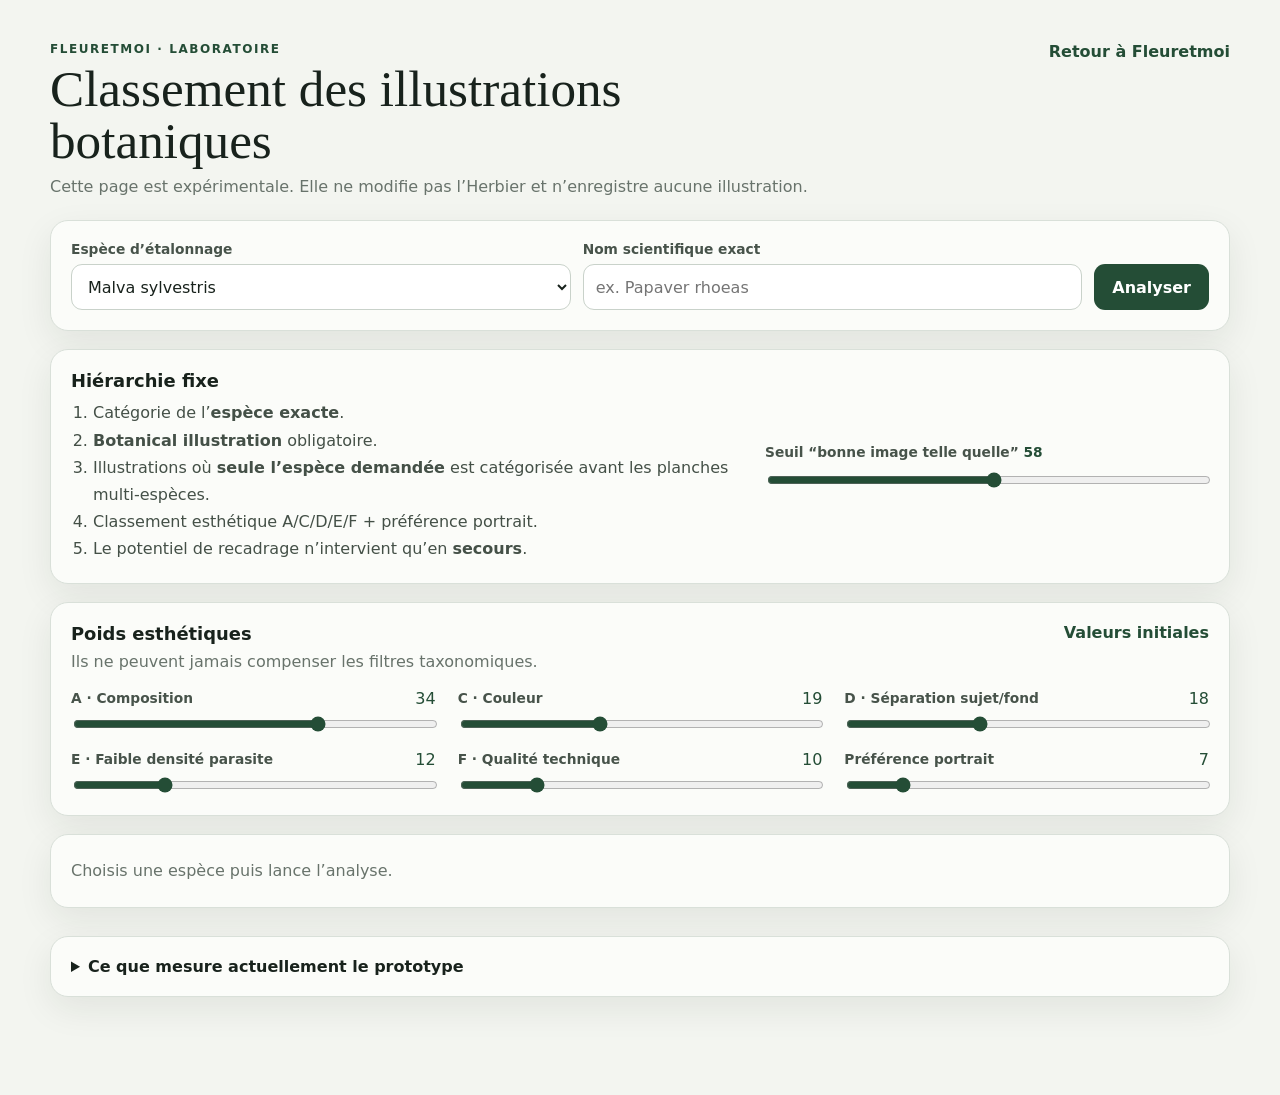
<file: illustration-test.html>
<!doctype html>
<html lang="fr">
<head>
  <meta charset="utf-8">
  <meta name="viewport" content="width=device-width, initial-scale=1, viewport-fit=cover">
  <meta name="theme-color" content="#244d36">
  <title>Laboratoire illustrations — Fleuretmoi</title>
  <link rel="stylesheet" href="illustration-test.css">
</head>
<body>
  <main class="lab-shell">
    <header class="lab-header">
      <div>
        <p class="eyebrow">Fleuretmoi · laboratoire</p>
        <h1>Classement des illustrations botaniques</h1>
        <p class="intro">Cette page est expérimentale. Elle ne modifie pas l’Herbier et n’enregistre aucune illustration.</p>
      </div>
      <a class="back-link" href="./index.html">Retour à Fleuretmoi</a>
    </header>

    <section class="panel query-panel">
      <div class="field grow">
        <label for="speciesSelect">Espèce d’étalonnage</label>
        <select id="speciesSelect">
          <option value="Malva sylvestris">Malva sylvestris</option>
          <option value="Raphanus sativus">Raphanus sativus</option>
          <option value="Nerium oleander">Nerium oleander</option>
          <option value="Narcissus poeticus">Narcissus poeticus</option>
          <option value="__custom__">Autre espèce…</option>
        </select>
      </div>
      <div class="field grow custom-field" id="customField" hidden>
        <label for="customSpecies">Nom scientifique exact</label>
        <input id="customSpecies" type="text" autocomplete="off" spellcheck="false" placeholder="ex. Papaver rhoeas">
      </div>
      <button id="runButton" class="primary-button" type="button">Analyser</button>
    </section>

    <section class="panel rules-panel">
      <div class="rules-copy">
        <h2>Hiérarchie fixe</h2>
        <ol>
          <li>Catégorie de l’<strong>espèce exacte</strong>.</li>
          <li><strong>Botanical illustration</strong> obligatoire.</li>
          <li>Illustrations où <strong>seule l’espèce demandée</strong> est catégorisée avant les planches multi-espèces.</li>
          <li>Classement esthétique A/C/D/E/F + préférence portrait.</li>
          <li>Le potentiel de recadrage n’intervient qu’en <strong>secours</strong>.</li>
        </ol>
      </div>
      <div class="threshold-control">
        <label for="qualityThreshold">Seuil “bonne image telle quelle” <output id="qualityThresholdValue">58</output></label>
        <input id="qualityThreshold" type="range" min="35" max="80" value="58" step="1">
      </div>
    </section>

    <section class="panel weights-panel">
      <div class="section-title-row">
        <div>
          <h2>Poids esthétiques</h2>
          <p>Ils ne peuvent jamais compenser les filtres taxonomiques.</p>
        </div>
        <button id="resetWeights" class="text-button" type="button">Valeurs initiales</button>
      </div>
      <div id="weightsGrid" class="weights-grid"></div>
    </section>

    <section id="statusPanel" class="panel status-panel" aria-live="polite">
      <p id="statusText">Choisis une espèce puis lance l’analyse.</p>
      <div id="progressTrack" class="progress-track" hidden><div id="progressBar" class="progress-bar"></div></div>
    </section>

    <section id="metricsPanel" class="metrics-grid" hidden></section>

    <section id="resultsSection" hidden>
      <div class="section-title-row results-heading">
        <div>
          <p class="eyebrow" id="resultCategory"></p>
          <h2>Classement</h2>
        </div>
        <div class="legend">
          <span><i class="dot preferred-dot"></i> référence utilisateur</span>
          <span><i class="dot rescue-dot"></i> secours / recadrage</span>
          <span><i class="dot multi-dot"></i> plusieurs espèces</span>
        </div>
      </div>
      <div id="resultsGrid" class="results-grid"></div>
      <button id="showMoreButton" class="secondary-button show-more" type="button" hidden>Afficher 6 de plus</button>
    </section>

    <section class="panel methodology-panel">
      <details>
        <summary>Ce que mesure actuellement le prototype</summary>
        <div class="methodology-copy">
          <p><strong>A · Composition végétale :</strong> occupation du cadre, masse principale, centrage et faible coupure sur les bords.</p>
          <p><strong>C · Couleur :</strong> chroma réelle du sujet : les gris/noirs restent proches de 0 même sur un scan ancien ou jauni.</p>
          <p><strong>D · Séparation :</strong> contraste du sujet avec un fond relativement homogène.</p>
          <p><strong>E · Densité parasite :</strong> pénalité modérée lorsque l’image comporte beaucoup de petites masses séparées du sujet principal.</p>
          <p><strong>F · Technique :</strong> résolution exploitable pour l’Herbier.</p>
          <p><strong>Portrait :</strong> bonus léger ; ce n’est jamais un filtre.</p>
          <p><strong>Recadrage :</strong> le prototype cherche un cadrage portrait virtuel uniquement lorsqu’il manque assez de bonnes images utilisables telles quelles.</p>
          <p><strong>Doublons :</strong> les copies visuellement quasi identiques sont regroupées et seule la variante la mieux classée est conservée.</p>
        </div>
      </details>
    </section>
  </main>
  <script src="illustration-test.js"></script>
</body>
</html>
</file>
<file: illustration-test.css>
:root {
  color-scheme: light;
  --bg: #f3f5f0;
  --card: #fbfcf9;
  --ink: #18221c;
  --muted: #68736b;
  --line: #d9e0d9;
  --green: #244d36;
  --green-soft: #e1ebe3;
  --amber-soft: #f5ead1;
  --rose-soft: #f2dfe2;
  --shadow: 0 12px 35px rgba(26, 42, 31, .08);
}
* { box-sizing: border-box; }
body {
  margin: 0;
  background: var(--bg);
  color: var(--ink);
  font-family: Inter, ui-sans-serif, system-ui, -apple-system, BlinkMacSystemFont, "Segoe UI", sans-serif;
}
button, input, select { font: inherit; }
button, select, input { -webkit-tap-highlight-color: transparent; }
.lab-shell { width: min(1180px, calc(100% - 32px)); margin: 0 auto; padding: 42px 0 80px; }
.lab-header { display: flex; align-items: flex-start; justify-content: space-between; gap: 24px; margin-bottom: 24px; }
.eyebrow { margin: 0 0 7px; color: var(--green); text-transform: uppercase; letter-spacing: .13em; font-size: .75rem; font-weight: 760; }
h1, h2, p { margin-top: 0; }
h1 { max-width: 760px; margin-bottom: 10px; font-family: Georgia, "Times New Roman", serif; font-size: clamp(2rem, 4vw, 3.4rem); font-weight: 500; line-height: 1.02; }
h2 { margin-bottom: 8px; font-size: 1.12rem; }
.intro, .weights-panel p { color: var(--muted); margin-bottom: 0; }
.back-link, .text-button { color: var(--green); text-decoration: none; font-weight: 650; white-space: nowrap; }
.panel { background: var(--card); border: 1px solid var(--line); border-radius: 18px; padding: 20px; box-shadow: var(--shadow); margin-bottom: 18px; }
.query-panel { display: flex; align-items: flex-end; gap: 12px; }
.field { display: grid; gap: 7px; }
.field.grow { flex: 1; }
label { color: #47534a; font-size: .86rem; font-weight: 700; }
select, input[type="text"] { width: 100%; min-height: 46px; padding: 0 12px; border: 1px solid #c9d2ca; border-radius: 11px; background: white; color: var(--ink); }
.primary-button, .secondary-button { border: 0; border-radius: 11px; min-height: 46px; padding: 0 18px; cursor: pointer; font-weight: 760; }
.primary-button { background: var(--green); color: white; }
.secondary-button { background: var(--green-soft); color: var(--green); }
.primary-button:disabled { opacity: .55; cursor: wait; }
.rules-panel { display: grid; grid-template-columns: 1.5fr 1fr; gap: 28px; align-items: center; }
.rules-panel ol { margin: 8px 0 0; padding-left: 22px; color: #445047; line-height: 1.7; }
.threshold-control { display: grid; gap: 10px; }
input[type="range"] { width: 100%; accent-color: var(--green); }
output { display: inline-block; min-width: 2.2em; color: var(--green); }
.section-title-row { display: flex; justify-content: space-between; gap: 18px; align-items: flex-start; }
.text-button { border: 0; background: transparent; padding: 0; cursor: pointer; }
.weights-grid { display: grid; grid-template-columns: repeat(3, 1fr); gap: 16px 22px; margin-top: 18px; }
.weight-control { display: grid; grid-template-columns: 1fr auto; gap: 6px 12px; align-items: center; }
.weight-control input { grid-column: 1 / -1; }
.weight-control output { text-align: right; }
.status-panel { min-height: 74px; display: grid; align-content: center; }
.status-panel p { margin: 0; color: var(--muted); }
.progress-track { height: 6px; margin-top: 13px; background: #e3e8e2; border-radius: 999px; overflow: hidden; }
.progress-bar { width: 0%; height: 100%; background: var(--green); transition: width .2s ease; }
.metrics-grid { grid-template-columns: repeat(4, 1fr); gap: 12px; margin: 0 0 22px; }
.metric-card { background: var(--card); border: 1px solid var(--line); border-radius: 15px; padding: 16px; }
.metric-value { display: block; font: 500 1.55rem Georgia, serif; margin-bottom: 4px; }
.metric-label { color: var(--muted); font-size: .82rem; }
.results-heading { margin: 34px 0 14px; align-items: end; }
.legend { display: flex; flex-wrap: wrap; justify-content: flex-end; gap: 12px; color: var(--muted); font-size: .78rem; }
.dot { display: inline-block; width: 8px; height: 8px; border-radius: 50%; margin-right: 5px; }
.preferred-dot { background: #466c4e; }
.rescue-dot { background: #bd8a2f; }
.multi-dot { background: #a55865; }
.results-grid { display: grid; grid-template-columns: repeat(3, 1fr); gap: 16px; }
.result-card { position: relative; overflow: hidden; background: var(--card); border: 1px solid var(--line); border-radius: 17px; box-shadow: var(--shadow); }
.result-card.preferred { outline: 2px solid #668a6d; outline-offset: 2px; }
.result-image-wrap { aspect-ratio: 4 / 5; background: #e8ece7; overflow: hidden; display: flex; align-items: center; justify-content: center; }
.result-image-wrap img { width: 100%; height: 100%; object-fit: contain; }
.result-image-wrap.crop-rescue img { object-fit: cover; }
.rank-badge { position: absolute; left: 10px; top: 10px; min-width: 38px; height: 38px; display: grid; place-items: center; border-radius: 999px; background: rgba(24,34,28,.88); color: white; font-weight: 800; backdrop-filter: blur(6px); }
.result-body { padding: 14px; }
.result-title { margin: 0 0 10px; font-size: .9rem; line-height: 1.35; overflow-wrap: anywhere; }
.badges { display: flex; flex-wrap: wrap; gap: 6px; margin-bottom: 12px; }
.badge { border-radius: 999px; padding: 4px 7px; font-size: .69rem; font-weight: 760; }
.badge.preferred { background: var(--green-soft); color: #31563a; }
.badge.rescue { background: var(--amber-soft); color: #755319; }
.badge.multi { background: var(--rose-soft); color: #7b3c48; }
.badge.normal { background: #e8ece8; color: #566159; }
.score-row { display: flex; align-items: baseline; justify-content: space-between; margin-bottom: 9px; }
.total-score { font: 500 1.35rem Georgia, serif; }
.feature-grid { display: grid; grid-template-columns: repeat(3, 1fr); gap: 7px; color: var(--muted); font-size: .73rem; }
.feature-grid strong { color: var(--ink); font-weight: 740; }
.other-species { margin: 10px 0 0; color: #7b3c48; font-size: .72rem; line-height: 1.4; }
.commons-link { display: inline-block; margin-top: 12px; color: var(--green); font-size: .78rem; font-weight: 700; text-decoration: none; }
.show-more { display: block; margin: 22px auto 0; }
.methodology-panel { margin-top: 28px; }
summary { cursor: pointer; font-weight: 760; }
.methodology-copy { padding-top: 14px; color: var(--muted); line-height: 1.6; }
.methodology-copy p:last-child { margin-bottom: 0; }
@media (max-width: 820px) {
  .lab-shell { width: min(100% - 20px, 760px); padding-top: 24px; }
  .lab-header, .query-panel, .section-title-row { flex-direction: column; }
  .query-panel { align-items: stretch; }
  .rules-panel { grid-template-columns: 1fr; }
  .weights-grid, .metrics-grid { grid-template-columns: repeat(2, 1fr); }
  .results-grid { grid-template-columns: repeat(2, 1fr); }
  .legend { justify-content: flex-start; }
}
@media (max-width: 520px) {
  .weights-grid, .metrics-grid { grid-template-columns: 1fr; }
  .results-grid { grid-template-columns: 1fr; }
}
</file>
